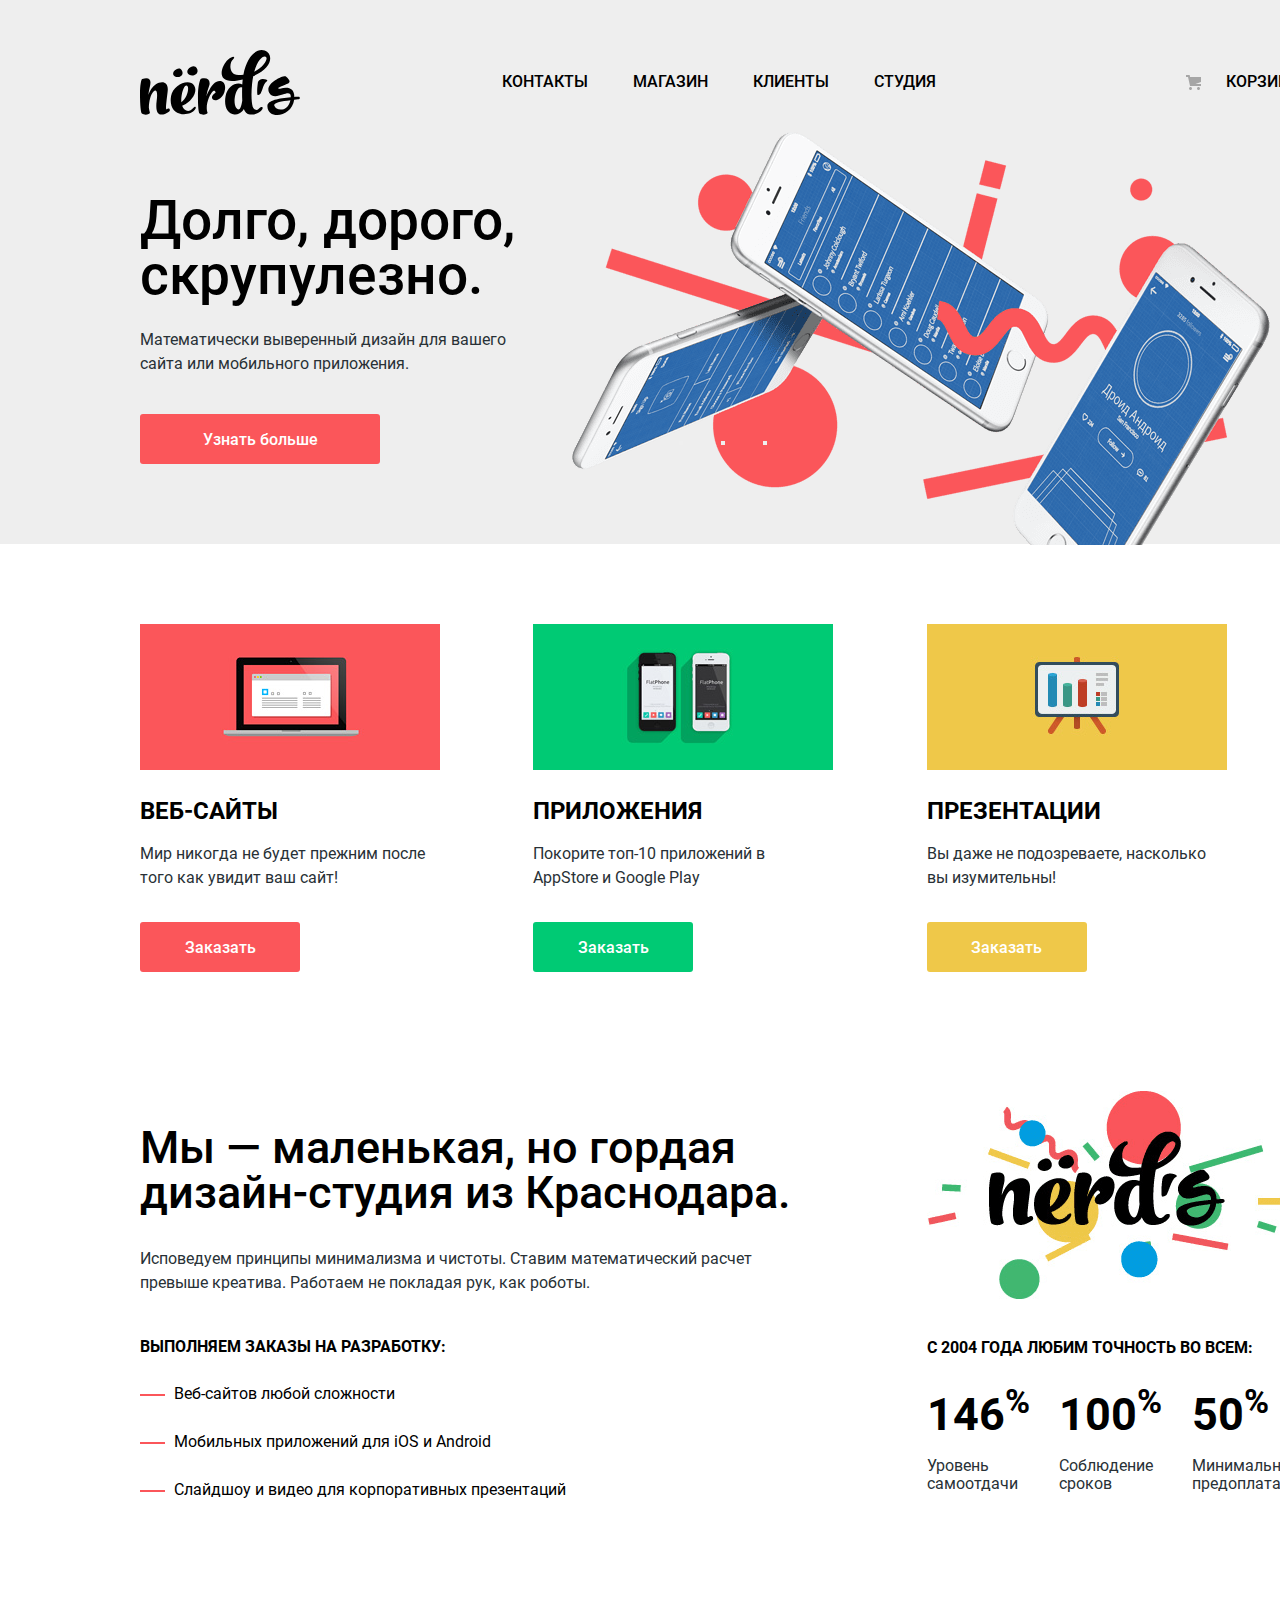
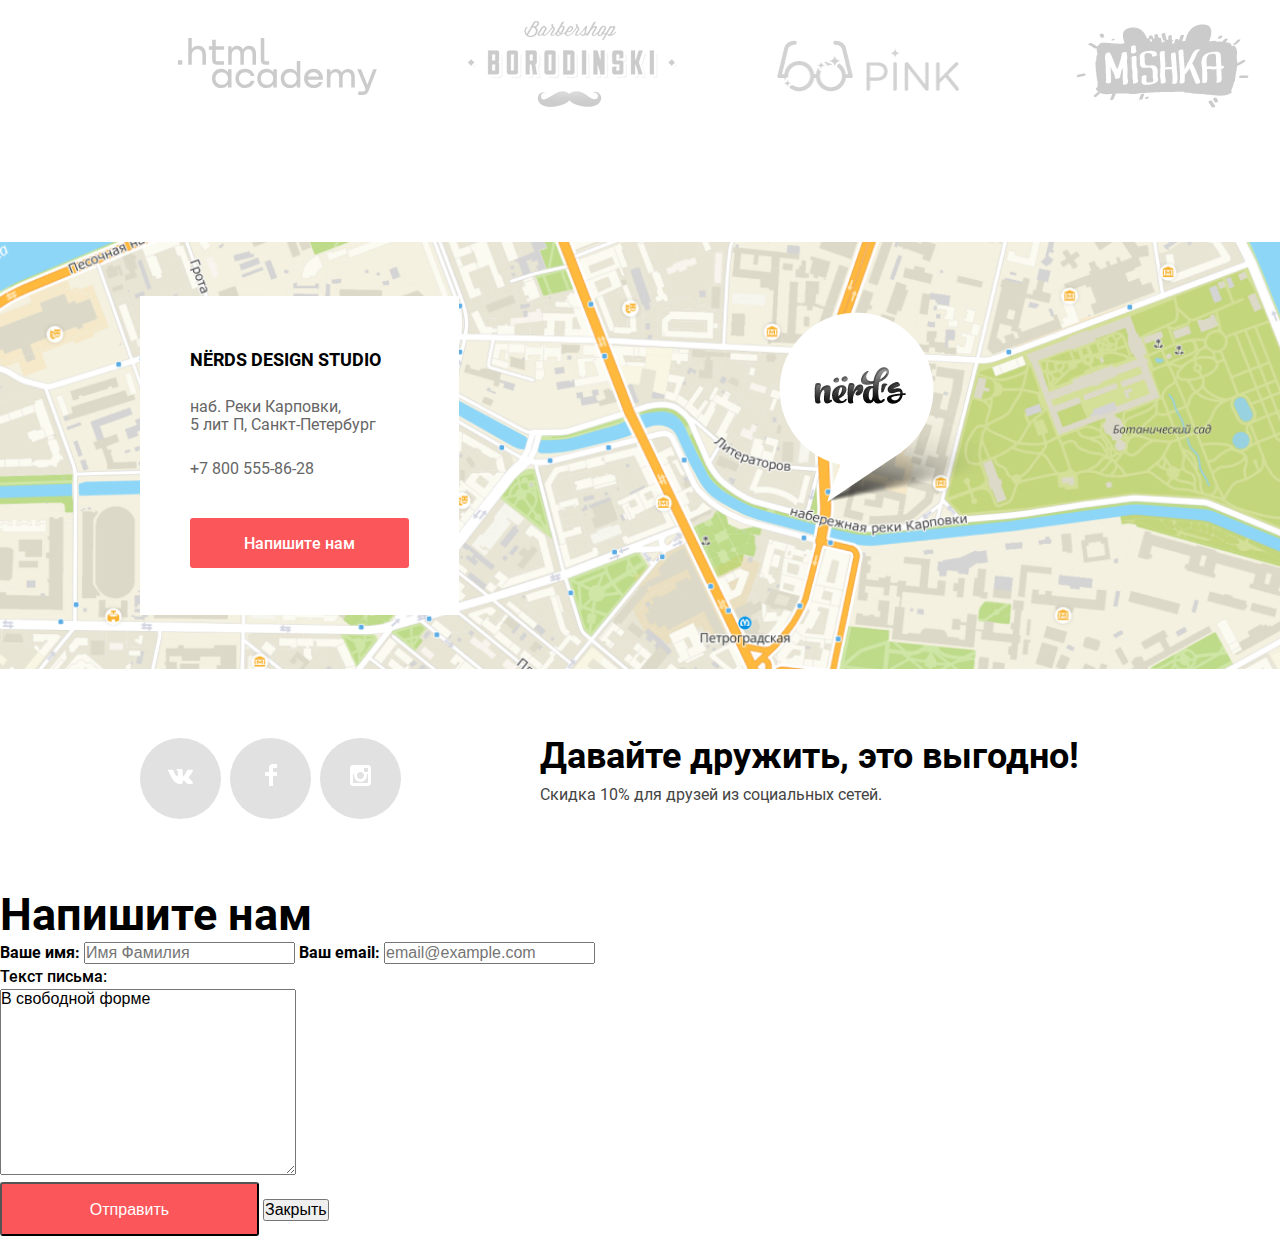
<file: index.html>
<!DOCTYPE html>
<html class="page" lang="ru">
  <head>
    <meta charset="utf-8">
    <title>HTML Academy: Нёрдс</title>
    <link rel="icon" href="favicon.ico">
    <link rel="icon" href="img/favicons/icon.svg" type="image/svg+xml">
    <link rel="apple-touch-icon" href="img/favicons/180.png">
    <link rel="manifest" href="manifest.webmanifest">
    <link href="https://fonts.googleapis.com/css2?family=Roboto:wght@400;500;700&display=swap" rel="stylesheet">
    <link rel="stylesheet" href="css/normolize.css">
    <link rel="stylesheet" href="css/style.css">
  </head>
  <body class="page-body">

    <header class="main-header">
      <div class="container">
        <nav class="main-navigation">
          <div class="main-logo-wrapper">
            <a class="main-logo">
              <img class="main-logo__image" src="img/nerds-logo.svg" width="160" height="65" alt="логотип студии Нёрдс">
            </a>
          </div>
          <ul class="site-navigation">
            <li class="site-navigation__item">
              <a class="site-navigation__link" href="blank.html">Контакты</a>
            </li>
            <li class="site-navigation__item">
              <a class="site-navigation__link" href="catalog.html">Магазин</a>
            </li>
            <li class="site-navigation__item">
              <a class="site-navigation__link" href="blank.html">Клиенты</a>
            </li>
            <li class="site-navigation__item">
              <a class="site-navigation__link" href="blank.html">Студия</a>
            </li>
          </ul>
          <div class="user-cart-link-wrapper">
            <a class="user-cart-link" href="#">Корзина</a>
          </div>
        </nav>
      </div>
    </header>

    <main class="main">
      <h1 class="hidden">Интернет магазин Нёрдс</h1>
      <section class="slider">
        <div class="container">
          <h2 class="hidden">Как мы работаем</h2>
          <div class="slider-inner">
          <div class="slide">
            <p class="slider__title">Долго, дорого, скрупулезно.</p>
            <p class="slider__description">Математически выверенный дизайн для вашего сайта или мобильного приложения.</p>
            <a class="button button__slider" href="#">Узнать больше</a>
            <div class="slider__img">
              <img src="img/nerds-index-slide1.png" width="760" height="431" alt="Три мобильных телефона хаотично расположенных в пространстве">
            </div>
          </div>
          <div class="slide none">
            <p class="slider__title">Любим математику как никто другой</p>
            <p class="slider__description">Никакого креатива, только математические формулы для расчета идеальных пропорций</p>
            <a class="button button__slider" href="#">Узнать больше</a>
            <div class="slider__img">
              <img src="img/nerds-index-slide2.png" width="760" height="431" alt="Два монитора, смотрящие в разные стороны">
           </div>
          </div>
          <div class="slide none">
            <p class="slider__title">Только ночь, только хардкор</p>
            <p class="slider__description">Работать днем, как все? Мы против этого. Ближе к полуночи работа только начинается.</p>
            <a class="button button__slider" href="#">Узнать больше</a>
            <div class="slider__img">
              <img src="img/nerds-index-slide3.png" width="760" height="431" alt="Монитор и телефон с изображением сайта">
            </div>
          </div>
          <div class="slider-nav-list-wrapper">
            <ul class="slider__nav-list nav-list">
              <li class="nav-list__item"><button class="nav-list__button"></button></li>
              <li class="nav-list__item"><button class="nav-list__button"></button></li>
              <li class="nav-list__item"><button class="nav-list__button"></button></li>
            </ul>
          </div>
          </div>
        </div>
      </section>

      <section class="services">
        <h2 class="hidden">Услуги</h2>
        <div class="container">
          <ul class="services__list">
            <li class="services__item">
              <h3 class="services__title">Веб-сайты</h3>
              <p class="services__description">Мир никогда не будет прежним после того как увидит ваш сайт!</p>
              <a class="button services__button button--premiere"  href="#">Заказать</a>
              <div class="services__img">
                <img src="img\illustration-1.png" width="300" height="146" alt="картинка ноутбука на котором открыт сайт">
              </div>
            </li>
            <li class="services__item">
              <h3 class="services__title">Приложения</h3>
              <p class="services__description">Покорите топ-10 приложений в AppStore и Google Play</p>
              <a class="button services__button button--secondary" href="#">Заказать</a>
              <div class="services__img">
                <img src="img\illustration-2.png" width="300" height="146" alt="картинка мобильного телефона с открытым приложением">
              </div>
            </li>
            <li class="services__item">
              <h3 class="services__title">Презентации</h3>
              <p class="services__description">Вы даже не подозреваете, насколько вы изумительны!</p>
              <a class="button services__button button--third" href="#">Заказать</a>
              <div class="services__img">
                <img src="img\illustration-3.png" width="300" height="146" alt="картинка с презинтацией">
              </div>
            </li>
          </ul>
        </div>
      </section>

      <section  class="description">
        <h2 class="hidden">О Компании</h2>
        <div class="container">
        <div class="description-inner-wrapper">
          <div class="col-1">
            <p class="description__title">Мы — маленькая, но гордая дизайн-студия из Краснодара.</p>
            <p class="description__text">Исповедуем принципы минимализма и чистоты. Ставим математический расчет превыше креатива. Работаем не покладая рук, как роботы.</p>

            <p class="description__list-text">Выполняем заказы на разработку:</p>
            <ul class="description__list">
              <li class="description__item">Веб-сайтов любой сложности</li>
              <li class="description__item">Мобильных приложений для iOS и Android</li>
              <li class="description__item">Слайдшоу и видео для корпоративных презентаций</li>
            </ul>
          </div>
          <div class="col-2">
            <div class="description__logo">
              <img src="img\nerds-illustration.png" width="360" height="208" alt="красочный логотип компании Нёрдс">
            </div>
            <p class="description__list-text">с 2004 года Любим точность во всем:</p>
           <dl class="description__items">
             <dt class="description__term a">146<sup>%</sup></dt>
                <dd class="description__definition b">Уровень самоотдачи</dd>
             <dt class="description__term c">100<sup>%</sup></dt>
                <dd class="description__definition d">Соблюдение сроков</dd>
             <dt class="description__term f">50<sup>%</sup></dt>
                <dd class="description__definition g">Минимальная предоплата</dd>
           </dl>
          </div>
        </div>
        </div>
      </section>

      <section class="clients">
        <h2 class="hidden">Наши клиенты</h2>
        <div class="container">
          <ul class="clients__list">
            <li class="clients__item">
              <a class="clients__link" href="#">
                <img src="img\logo_htmlacademy.svg" width="199" height="57" alt="логотип html academy">
              </a>
           </li>
            <li class="clients__item">
              <a class="clients__link" href="#">
                <img src="img\Borodinski-logo.png" width="209" height="90" alt="логотип барбершоп бородинский">
              </a>
            </li>
            <li class="clients__item">
              <a class="clients__link" href="#">
                <img src="img\Pink-logo.png" width="182" height="52" alt="логотип сайта пинк">
             </a>
            </li>
            <li class="clients__item">
             <a class="clients__link" href="#">
                <img src="img\Mishka-logo.png" width="173" height="84" alt="логотип сайта мишка">
              </a>
            </li>
          </ul>
        </div>
      </section>
      <section class="contacts">
        <div class="contacts-background-wrapper">
          <h2 class="hidden">Как до нас добраться</h2>
          <div class="container">
            <div class="contact-inner-wrapper">
              <article class="address-card">
                <h2 class="address-card__title">NЁRDS DESIGN STUDIO</h2>
                <p class="address-card__text">наб. Реки Карповки,<br> 5 лит П, Санкт-Петербург</p>
                <p><a class="address-card__link" href="tel:+78005558628">+7 800 555-86-28</a></p>
                <a class="button contacts__button" href="#">Напишите нам</a>
              </article>
              <img class="contacts__img" src="img\map-marker.png" width="231" height="190" alt="маркер на карте с указанием адреса студии Нёрдс">
            </div>
          </div>
        </div>
      </section>
    </main>
    <footer class="page-footer main-footer">
      <div class="container">
        <div class="main-footer__inner">
          <div class="main-footer__title-container">
            <h2 class="main-footer__title">Давайте дружить, это выгодно!</h2>
            <p class="main-footer__text">Скидка 10% для друзей из социальных сетей.</p>
          </div>
          <ul class="main-footer__list">
            <li class="main-footer__item">
              <div class="social__container">
                <a class="main-footer__link" href="#">
                  <img src="img\vk-icon.svg" width="26" height="15" alt="ссылка на вконтакте">
                </a>
              </div>
            </li>
            <li class="main-footer__item">
              <div class="social__container">
                <a class="main-footer__link" href="#">
                  <img src="img\fb-icon.svg" width="12" height="22" alt="ссылка на фейсбук">
                </a>
              </div>
            </li>
            <li class="main-footer__item">
              <div class="social__container">
                <a class="main-footer__link" href="#">
                  <img src="img\insta-icon.svg" width="21" height="21" alt="ссылка на инстаграмм">
                </a>
              </div>
            </li>
          </ul>
        </div>
      </div>
    </footer>
    <section class="modal">
      <h2 class="modal__title">Напишите нам</h2>
      <form class="modal__form" action="https://echo.htmlacademy.ru" method="post">
        <p>
          <label class="modal__label" for="login-field">Ваше имя:</label>
          <input type="text" name="login" id="login-field" placeholder="Имя Фамилия">
          <label class="modal__label" for="email-field">Ваш email:</label>
          <input type="email" name="email" id="email-field" placeholder="email@example.com ">
        </p>
        <p>
          <p>Текст письма:</p>
          <p><textarea name="text" id="" cols="30" rows="10">В свободной форме</textarea></p>
        </p>
        <button class="button modal__button" type="submit">Отправить</button>
        <button class="close-btn" type="button">Закрыть</button>
      </form>
    </section>
  </body>
</html>
</file>
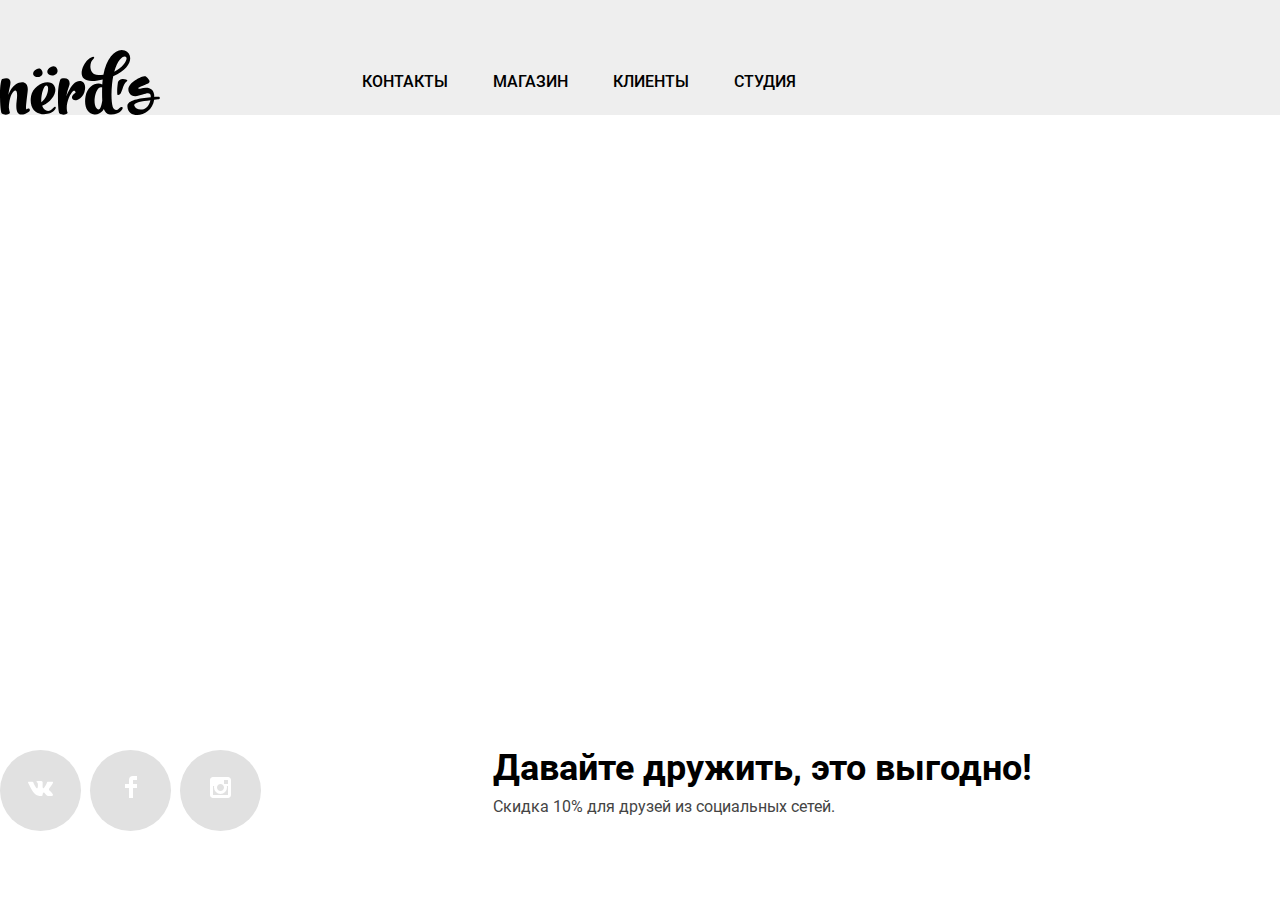
<file: blank.html>
<!DOCTYPE html>
<html class="page" lang="ru">
  <head>
    <meta charset="UTF-8" />
    <meta http-equiv="X-UA-Compatible" content="IE=edge" />
    <meta name="viewport" content="width=device-width, initial-scale=1.0" />
    <title>HTML Academy: Нёрдс</title>
    <link rel="icon" href="favicon.ico">
    <link rel="icon" href="img/favicons/icon.svg" type="image/svg+xml">
    <link rel="apple-touch-icon" href="img/favicons/180.png">
    <link rel="manifest" href="manifest.webmanifest">
    <link href="https://fonts.googleapis.com/css2?family=Roboto:wght@400;500;700&display=swap" rel="stylesheet">
    <link rel="stylesheet" href="css/normolize.css">
    <link rel="stylesheet" href="css/style.css">
  </head>
  <body class="page-body">
    <header class="main-header">
      <div class="main-navigation-wrapper">
        <nav class="main-navigation">
          <a class="main-logo">
            <img class="main-logo__image" src="img/nerds-logo.svg" width="160" height="65" alt="логотип студии Нёрдс">
          </a>
          <ul class="site-navigation">
            <li class="site-navigation__item">
              <a class="site-navigation__link" href="blank.html">Контакты</a>
            </li>
            <li class="site-navigation__item">
              <a class="site-navigation__link" href="catalog.html">Магазин</a>
            </li>
            <li class="site-navigation__item">
              <a class="site-navigation__link" href="blank.html">Клиенты</a>
            </li>
            <li class="site-navigation__item">
              <a class="site-navigation__link" href="blank.html">Студия</a>
            </li>
          </ul>
          <a class="user-cart-link" href="#">Корзина</a>
        </nav>
      </div>
    </header>
    <main>
      
    </main>
    <footer class="page-footer main-footer">
      <div class="main-footer__wrapper">
        <div class="main-footer__inner">
          <div class="main-footer__title-container">
            <h2 class="main-footer__title">Давайте дружить, это выгодно!</h2>
            <p class="main-footer__text">Скидка 10% для друзей из социальных сетей.</p>
          </div>
          <ul class="main-footer__list">
            <li class="main-footer__item">
              <div class="social__container">
                <a class="main-footer__link" href="#">
                  <img src="img\vk-icon.svg" width="26" height="15" alt="ссылка на вконтакте">
                </a>
              </div>
            </li>
            <li class="main-footer__item">
              <div class="social__container">
                <a class="main-footer__link" href="#">
                  <img src="img\fb-icon.svg" width="12" height="22" alt="ссылка на фейсбук">
                </a>
              </div>
            </li>
            <li class="main-footer__item">
              <div class="social__container">
                <a class="main-footer__link" href="#">
                  <img src="img\insta-icon.svg" width="21" height="21" alt="ссылка на инстаграмм">
                </a>
              </div>
            </li>
          </ul>
        </div>
      </div>
    </footer>
  </body>
</html>
</file>
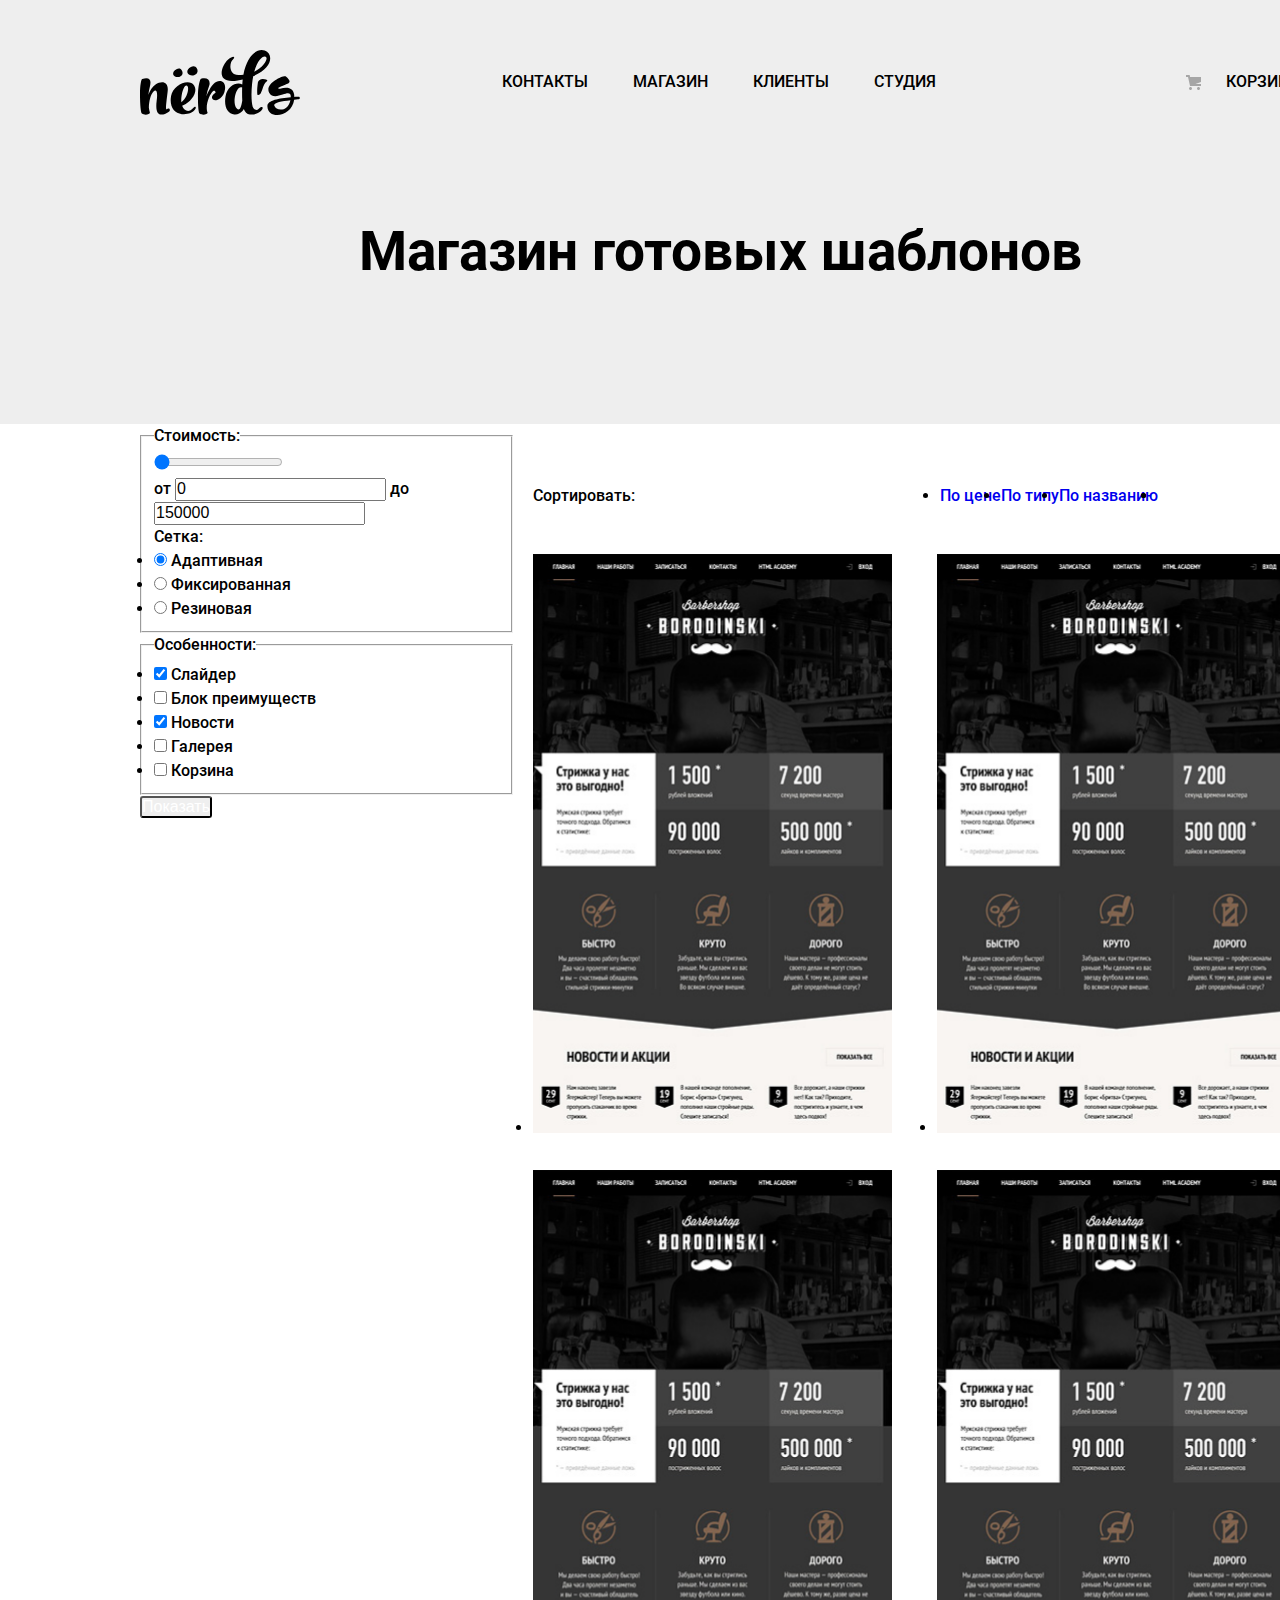
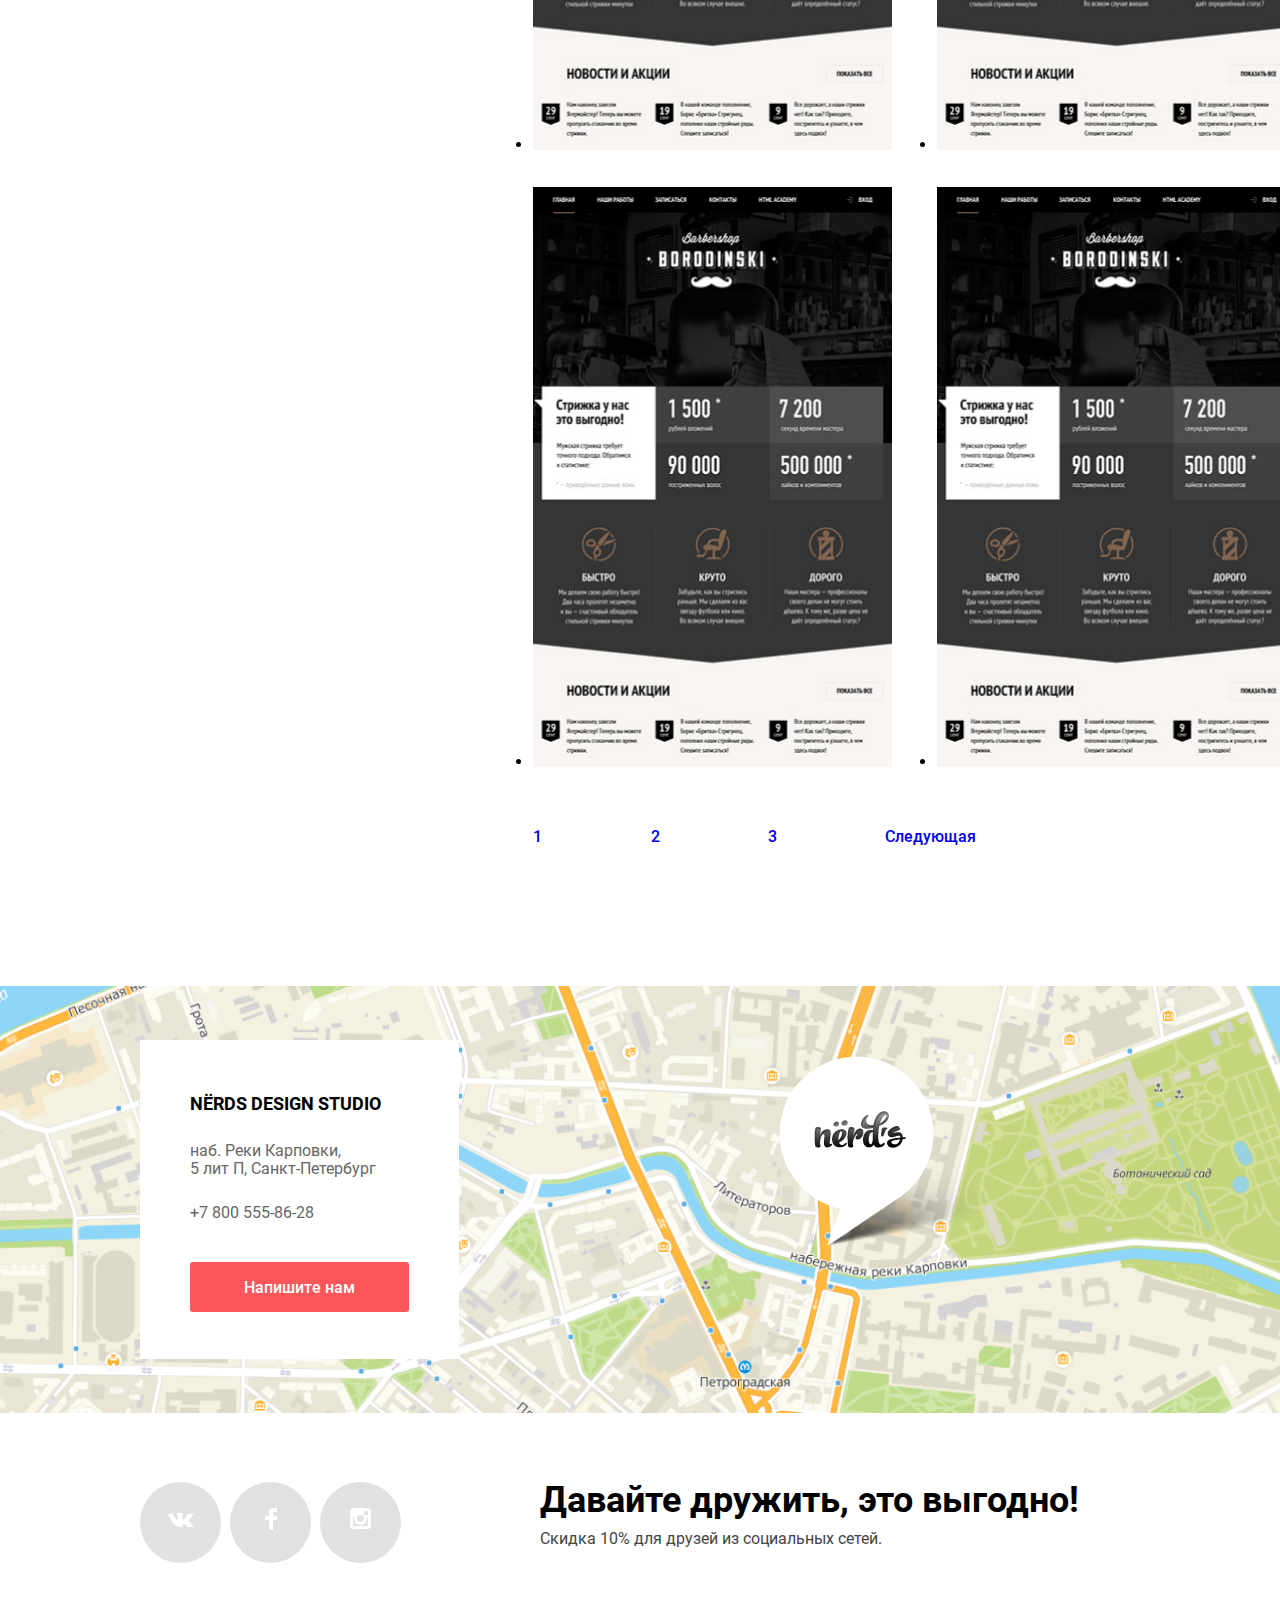
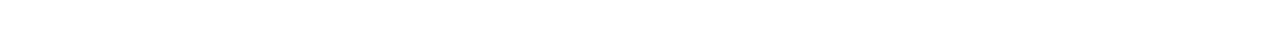
<file: catalog.html>
<!DOCTYPE html>
<html class="page" lang="ru">
<head>
  <meta charset="utf-8">
    <title>HTML Academy: Нёрдс</title>
    <link rel="icon" href="favicon.ico">
    <link rel="icon" href="img/favicons/icon.svg" type="image/svg+xml">
    <link rel="apple-touch-icon" href="img/favicons/180.png">
    <link rel="manifest" href="manifest.webmanifest">
    <link href="https://fonts.googleapis.com/css2?family=Roboto:wght@400;500;700&display=swap" rel="stylesheet">
    <link rel="stylesheet" href="css/normolize.css">
    <link rel="stylesheet" href="css/style.css">
</head>
<body class="page-body">
  <header class="main-header">
    <div class="container">
      <nav class="main-navigation">
        <div class="main-logo-wrapper">
          <a href="index.html" class="main-logo">
            <img class="main-logo__image" src="img/nerds-logo.svg" width="160" height="65" alt="логотип студии Нёрдс">
          </a>
        </div>
        <ul class="site-navigation">
          <li class="site-navigation__item">
            <a class="site-navigation__link" href="blank.html">Контакты</a>
          </li>
          <li class="site-navigation__item">
            <a class="site-navigation__link">Магазин</a>
          </li>
          <li class="site-navigation__item">
            <a class="site-navigation__link" href="blank.html">Клиенты</a>
          </li>
          <li class="site-navigation__item">
            <a class="site-navigation__link" href="blank.html">Студия</a>
          </li>
        </ul>
        <div class="user-cart-link-wrapper">
          <a class="user-cart-link" href="#">Корзина</a>
        </div>
      </nav>
    </div>
  </header>
  <main>
    <div class="catalog-main-title">
      <div class="container">
        <div class="catalog-title-inner">
          <h1 class="title">Магазин готовых шаблонов</h1>
        </div>
      </div>
    </div>
    <div class="container">
      <div class="inner-page">
        <section class="filters">
          <h2 class="hidden">Фильтр товаров</h2>
          <form class="filters__form" action="https://echo.htmlacademy.ru" method="post">
            <fieldset>
              <legend class="form__title">Стоимость:</legend>
              <input type="range" name="preslider" min="0" max="15000" step="1" value="50">
              <div class="container-input-text">
                <label class="form__label">от
                  <input type="text" value="0">
                </label>
                <label class="form__label">до
                  <input type="text" value="150000">
                </label>
              </div>
              <legend class="form__title">Сетка:</legend>
                <ul>
                  <li class="filter-option filter-radio">
                    <input class="filter-input-radio filter-input"  type="radio" name="layer" id="adaptive-field" value="adaptive" checked>
                  <label class="radio-label" for="adaptive-field">Адаптивная</label>
                </li>
                  <li class="filter-option filter-radio">
                    <input class="filter-input-radio filter-input"  type="radio" name="layer" id="fixing-field" value="fixing">
                    <label class="radio-label" for="fixing-field">Фиксированная</label>
                  </li>
                  <li class="filter-option filter-radio">
                    <input class="filter-input-radio filter-input"  type="radio" name="layer" id="responsive-field" value="responsive">
                    <label class="radio-label" for="responsive-field">Резиновая</label>
                  </li>
                </ul>
            </fieldset>
            <fieldset>
              <legend class="form__title">Особенности:</legend>
              <ul>
                <li class="filter-option filter-checkbox">
                  <input class="filter-input-checkbox filter-input" type="checkbox" name="slider" id="slider-field" checked>
                  <label class="chekbox-label" for="slider-field">Слайдер</label>
                </li>
                <li class="filter-option filter-checkbox">
                  <input class="filter-input-checkbox filter-input" type="checkbox" name="advantage" id="advantage-field">
                  <label class="chekbox-label" for="advantage-field">Блок преимуществ</label>
                </li>
                <li class="filter-option filter-checkbox">
                  <input class="filter-input-checkbox filter-input" type="checkbox" name="news" id="news-field" checked>
                  <label class="chekbox-label" for="news-field">Новости</label>
                </li>
                <li class="filter-option filter-checkbox">
                  <input class="filter-input-checkbox filter-input" type="checkbox" name="galary" id="galary-field">
                  <label class="chekbox-label" for="galary-field">Галерея</label>
                </li>
                <li class="filter-option filter-checkbox">
                  <input class="filter-input-checkbox filter-input" type="checkbox" name="basket" id="basket-field">
                  <label class="chekbox-label" for="basket-field">Корзина</label>
                </li>
              </ul>
            </fieldset>
            <button class="filter-button button" type="submit">Показать</button>
          </form>
        </section>

        <section class="sorts">
          <h2 class="hidden">Секция сортировки</h2>
          <div class="sorts__inner">
            <p class="sorts__text">Сортировать:</p>
            <ul class="sorts__list">
              <li class="sorts__item"><a class="sorts__link" href="#">По цене</a></li>
              <li class="sorts__item"><a class="sorts__link" href="#">По типу</a></li>
              <li class="sorts__item"><a class="sorts__link" href="#">По названию</a></li>
              <li class="sorts__item"><a class="sorts__link" href="#"></a></li>
             <li class="sorts__item"><a class="sorts__link" href="#"></a></li>
            </ul>
          </div>
        </section>
        <section class="cards">
          <h2 class="hidden">Макеты на продажу</h2>
          <ul class="cards__list">
            <li class="cards__item">
              <article class="card card--sedona">
                <!-- <header class="card__header">
                  <ul class="header__list">
                    <li class="header__item">
                      <div class="item__circle"></div>
                    </li>
                    <li class="header__item">
                      <div class="item__circle"></div>
                    </li>
                    <li class="header__item">
                      <div class="item__circle"></div>
                    </li>
                  </ul>
                </header> -->
                <div class="card__image">
                  <img src="img/img-barbershop.png" width="359px" height="578px" alt="">
                </div>
                <!-- <div class="card__footer">
                  <h3 class="card__title"><a class="card__link">Sedona</a></h3>
                  <p class="card__description">Информационный сайт для туристов</p>
                  <a class="button card__button" href="#">9 900 ₽</a>
                </div> -->
              </article>
            </li>
            <li class="cards__item">
              <article class="card card--pink">
                <div class="card__image">
                  <img src="img/img-barbershop.png" width="359px" height="578px" alt="">
                </div>
                <!-- <header class="card__header">
                  <ul class="header__list">
                    <li class="header__item">
                      <div class="item__circle"></div>
                    </li>
                    <li class="header__item">
                      <div class="item__circle"></div>
                    </li>
                    <li class="header__item">
                      <div class="item__circle"></div>
                    </li>
                  </ul>
                </header>
                <div class="card__footer">
                  <h3 class="card__title"><a class="card__link">Pink App</a></h3>
                  <p class="card__description">Продуктовый лендинг приложения для iOS и Android</p>
                  <a class="button card__button" href="#">9 900 ₽</a>
                </div> -->
              </article>
            </li>
            <li class="cards__item">
              <article class="card card--barbershop">
                <div class="card__image">
                  <img src="img/img-barbershop.png" width="359px" height="578px" alt="">
                </div>
                <!-- <header class="card__header">
                  <ul class="header__list">
                    <li class="header__item">
                      <div class="item__circle"></div>
                    </li>
                    <li class="header__item">
                      <div class="item__circle"></div>
                    </li>
                    <li class="header__item">
                      <div class="item__circle"></div>
                    </li>
                  </ul>
                </header>
                <div class="card__footer">
                  <h3 class="card__title"><a class="card__link">Barbershop</a></h3>
                  <p class="card__description">Сайт салона красоты. Для мужчин, да.</p>
                  <a class="button card__button" href="#">9 900 ₽</a>
                </div> -->
              </article>
            </li>
            <li class="cards__item">
              <article class="card card--mishka">
                <div class="card__image">
                  <img src="img/img-barbershop.png" width="359px" height="578px" alt="">
                </div>
                <!-- <header class="card__header">
                  <ul class="header__list">
                    <li class="header__item">
                      <div class="item__circle"></div>
                    </li>
                    <li class="header__item">
                      <div class="item__circle"></div>
                    </li>
                    <li class="header__item">
                      <div class="item__circle"></div>
                    </li>
                  </ul>
                </header>
                <div class="card__footer">
                  <h3 class="card__title"><a class="card__link">MISHKA</a></h3>
                  <p class="card__description">Интернет-магазин вязаных игрушек</p>
                  <a class="button card__button" href="#">9 900 ₽</a>
                </div> -->
              </article>
            </li>
            <li class="cards__item">
              <article class="card card--plus">
                <div class="card__image">
                  <img src="img/img-barbershop.png" width="359px" height="578px" alt="">
                </div>
                <!-- <header class="card__header">
                  <ul class="header__list">
                    <li class="header__item">
                      <div class="item__circle"></div>
                    </li>
                    <li class="header__item">
                      <div class="item__circle"></div>
                    </li>
                    <li class="header__item">
                      <div class="item__circle"></div>
                    </li>
                  </ul>
                </header>
                <div class="card__footer">
                  <h3 class="card__title"><a class="card__link">A Plus</a></h3>
                  <p class="card__description">Лендинг курсов повышения квалификации</p>
                  <a class="button card__button" href="#">9 900 ₽</a>
                </div> -->
              </article>
            </li>
            <li class="cards__item">
              <article class="card card--kvast">
                <div class="card__image">
                  <img src="img/img-barbershop.png" width="359px" height="578px" alt="">
                </div>
                <!-- <header class="card__header">
                  <ul class="header__list">
                    <li class="header__item">
                      <div class="item__circle"></div>
                    </li>
                    <li class="header__item">
                      <div class="item__circle"></div>
                    </li>
                    <li class="header__item">
                      <div class="item__circle"></div>
                    </li>
                  </ul>
                </header>
                <div class="card__footer">
                  <h3 class="card__title"><a class="card__link">КВАСТ</a></h3>
                  <p class="card__description">Промо-сайт производителя крафтового кваса</p>
                  <a class="button card__button" href="#">9 900 ₽</a>
                </div> -->
              </article>
            </li>
          </ul>
          <div class="button cards__button">
            <ul class="button__list">
              <li class="button__item"><a class="button__link" href="#">1</a></li>
              <li class="button__item"><a class="button__link" href="#">2</a></li>
              <li class="button__item"><a class="button__link" href="#">3</a></li>
              <li class="button__item"><a class="button__link" href="#">Следующая</a></li>
            </ul>
          </div>
        </section>
      </div>
    </div>
    <section class="contacts">
      <div class="contacts-background-wrapper">
        <h2 class="hidden">Как до нас добраться</h2>
        <div class="container">
          <div class="contact-inner-wrapper">
            <article class="address-card">
              <h2 class="address-card__title">NЁRDS DESIGN STUDIO</h2>
              <p class="address-card__text">наб. Реки Карповки,<br> 5 лит П, Санкт-Петербург</p>
              <p><a class="address-card__link" href="tel:+78005558628">+7 800 555-86-28</a></p>
              <a class="button contacts__button" href="#">Напишите нам</a>
            </article>
            <img class="contacts__img" src="img\map-marker.png" width="231" height="190" alt="маркер на карте с указанием адреса студии Нёрдс">
          </div>
        </div>
      </div>
    </section>
    </main>

    <footer class="page-footer main-footer">
    <div class="container">
      <div class="main-footer__inner">
        <div class="main-footer__title-container">
          <h2 class="main-footer__title">Давайте дружить, это выгодно!</h2>
          <p class="main-footer__text">Скидка 10% для друзей из социальных сетей.</p>
        </div>
        <ul class="main-footer__list">
          <li class="main-footer__item">
            <div class="social__container">
              <a class="main-footer__link" href="#">
                <img src="img\vk-icon.svg" width="26" height="15" alt="ссылка на вконтакте">
              </a>
            </div>
          </li>
          <li class="main-footer__item">
            <div class="social__container">
              <a class="main-footer__link" href="#">
                <img src="img\fb-icon.svg" width="12" height="22" alt="ссылка на фейсбук">
              </a>
            </div>
          </li>
          <li class="main-footer__item">
            <div class="social__container">
              <a class="main-footer__link" href="#">
                <img src="img\insta-icon.svg" width="21" height="21" alt="ссылка на инстаграмм">
              </a>
            </div>
          </li>
        </ul>
      </div>
    </div>
  </footer>
</body>
</html>
</file>
<file: css/style.css>
@font-face {
  font-family: Roboto;
  src: url('../fonts/roboto.woff2') format('woff2'),
    url('../fonts/roboto.woff') format('woff');
  font-weight: 400;
  font-style: normal;
}

@font-face {
  font-family: Roboto;
  src: url('../fonts/robotomedium.woff2') format('woff2'),
    url('../fonts/robotomedium.woff') format('woff');
  font-weight: 500;
  font-style: normal;
}

@font-face {
  font-family: Roboto;
  src: url('../fonts/robotobold.woff2') format('woff2'),
    url('../fonts/robotobold.woff') format('woff');
  font-weight: 700;
  font-style: normal;
}

:root {
  --basic-black: #000;
  --basic-white: #fff;
  --basic-gray: #eee;
  --basic-red: #fb565a;
  --basic-red-hover: #e74246;
  --basic-red-active: #d7373b;
  --basic-green: #00ca74;
  --basic-green-hover: #00bc6c;
  --basic-green-active: #00aa62;
  --basic-yellow: #efc849;
  --basic-yellow-hover: #eab534;
  --basic-yellow-active: #e5a722;
  --basic-dark: #283136;
  --basic-check-box: #4d4d4d;
  --address-special: #666;
  --footer-special-gray: #444;
  --background-social-icon: #e1e1e1;
}

* {
  margin: 0;
  padding: 0;
}

.page {
  height: 100%;
}

.page-body {
  min-width: 1440px;
  margin: 0;
  padding: 0;
  font-family: Roboto, Arial, sans-serif;
  font-weight: 500;
  font-size: 16px;
  line-height: 24px;
  color: var(--basic-black);
  background-color: var(--basic-white);

  min-height: 100%;
  display: grid;
  grid-template-rows: min-content 1fr min-content;
  align-content: start;
}

.hidden {
  position: absolute;
  width: 1px;
  height: 1px;
  margin: -1px;
  border: 0;
  padding: 0;
  white-space: nowrap;
  clip-path: inset(100%);
  clip: rect(0 0 0 0);
  overflow: hidden;
}

a {
  text-decoration: none;
}

img {
  max-width: 100%;
  height: auto;
}

/* удалить после того как сделаешь слайдер */
.none {
  display: none;
}

.main-header {
  background: var(--basic-gray);
  padding-top: 49px;
}

.container {
  max-width: 1160px;
  padding: 0 10px;
  margin: 0 auto;
}

.main-navigation {
  display: grid;
  grid-template-columns: 362px 1fr max-content;
  justify-content: center;
}

.main-logo:hover {
  opacity: 0.7;
}

.main-logo-wrapper {
  align-self: center;
}

.main-logo:active {
  opacity: 0.3;
}

.main-logo__image {
  display: block;
  width: 160px;
  height: 66px;
}

.site-navigation {
  display: flex;
  align-self: center;
}

.site-navigation__item {
  margin-right: 45px;

  list-style: none;
}

.site-navigation__item:last-child {
  margin-right: 0;
}

.site-navigation__link {
  padding-bottom: 13px;
  line-height: 30px;
  color: inherit;
  text-transform: uppercase;
}

.site-navigation__link:hover {
  color: var(--basic-red);
  transition: color .2s ease-in;
}

.site-navigation__link:active {
  color: var(--basic-black);
  opacity: .3;
}

.site-navigation__link--active {
  border-bottom: 2px solid var(--basic-red);
}

.user-cart-link-wrapper {
  align-self: center;
}

.user-cart-link {
  text-decoration: none;
  color: inherit;
  position: relative;
  text-transform: uppercase;
  line-height: 30px;
}

.user-cart-link:hover {
  color: var(--basic-red);
  transition: color .2s ease-in;
}

.user-cart-link:active {
  color: var(--basic-black);
  opacity: .3;
}

.user-cart-link::before {
  content: '';
  background-image: url('../img/cart-icon.svg');
  width: 15px;
  height: 15px;
  display: inline-block;
  margin-right: 25px;
  vertical-align: middle;
}

.slider {
  background: var(--basic-gray);
}

.slider-inner {
  position: relative;
}

.slide {
  position: relative;
  width: 1158px;
  padding-top: 78px;
  padding-bottom: 80px;
}

.slider__title {
  width: 538px;
  margin-bottom: 25px;
  font-size: 55px;
  line-height: 55px;
}

.slider__description {
  width: 400px;
  margin-bottom: 38px;
  font-weight: 400;
  line-height: 24px;
  color: var(--basic-dark);
}

.button {
  line-height: 18px;
  color: var(--basic-white);
  border-radius: 3px;
  text-align: center;
}

.button__slider {
  width: 240px;
  display: block;
  padding: 17px 0px 15px 0px;
  background-color: var(--basic-red);
}

.button:hover {
  background-color: var(--basic-red-hover);
  transition: background-color .2s ease-in;
}

.button:active {
  background-color: var(--basic-red-active);
  box-shadow: inset 0px 3px 0px rgb(0 1 1 / 10%);
  transition: all .2s ease-in;
}

.slider__img {
  position: absolute;
  margin-top: -1px;
  top: 0;
  right: 0;
}

.slider-nav-list-wrapper {
  position: absolute;
  top: 311px;
  right: 533px;
  width: 88px;
}

.slider__nav-list {

}

.nav-list {
  display: flex;
  justify-content: space-between;
}

.nav-list__item {
  list-style: none;
}

.nav-list__button {

}

.services {
  padding: 80px 0;
  background: var(--basic-white);
}

.services__list {
  display: grid;
  grid-template-columns: 1fr 1fr 1fr;
  column-gap: 20px;
}

.services__item {
  max-width: 300px;
  list-style: none;
  display: flex;
  flex-direction: column;
}

.services__title {
  margin-bottom: 16px;
  font-weight: 700;
  font-size: 24px;
  line-height: 30px;
  text-transform: uppercase;
  order: 5;
}

.services__description {
  margin-bottom: 32px;
  order: 10;
  font-weight: 400;
  color: var(--basic-dark);
}

.services__img {
  max-width: 300px;
  height: 146px;
  margin-bottom: 26px;
}

.services__button {
 width: 160px;
 padding: 17px 0 15px 0;
  order: 15;
}
.button--premiere {
  background-color: var(--basic-red);
}

.button--premiere:hover {
  background-color: var(--basic-red-hover);
  transition:  background-color .2s ease-in;
}

.button--premiere:active {
  background-color: var(--basic-red-active);
  box-shadow: inset 0px 3px 0px rgba(0, 1, 1, 0.1);
  transition:  all .2s ease-in;
}

.button--secondary {
  background-color: var(--basic-green);
}

.button--secondary:hover {
  background-color: var(--basic-green-hover);
  transition:  background-color .2s ease-in;
}

.button--secondary:active {
  background-color: var(--basic-green-active);
  box-shadow: inset 0px 3px 0px rgba(0, 1, 1, 0.1);
  transition:  all .2s ease-in;
}

.button--third {
  background-color: var(--basic-yellow);
}

.button--third:hover {
  background-color: var(--basic-yellow-hover);
  transition:  background-color .2s ease-in;
}

.button--third:active {
  background-color: var(--basic-yellow-active);
  box-shadow: inset 0px 3px 0px rgba(0, 1, 1, 0.1);
  transition:  all .2s ease-in;
}

.description {
  padding-top: 39px;
  padding-bottom: 73px;
  background-color: var(--basic-white);
}

.description-inner-wrapper {
  display: grid;
  grid-template-columns: 1fr 1fr 1fr;
  column-gap: 20px;
}

.col-1 {
  grid-column: 1 / 3;
  width: 651px;
  justify-self: start;
  padding-top: 34px;
}

.description__title {
  font-size: 45px;
  line-height: 45px;
  margin-bottom: 32px;
}

.description__text {
  margin-bottom: 40px;
  font-weight: 400;
  color: var(--basic-dark);
}

.description__list-text {
  margin-bottom: 23px;
  font-weight: 700;
  text-transform: uppercase;
}

.description__list {
  width: 433px;
  height: 120px;
  display: flex;
  flex-direction: column;
  justify-content: space-between;
}

.description__item {
  list-style-type: none;
  font-weight: 400;
}

.description__item::before {
  content: '';
  display: inline-block;
  width: 25px;
  height: 2px;
  margin-right: 9px;
  background-color: var(--basic-red);
  vertical-align: middle;
}

.col-2 {
  justify-self: end;
}

.description__logo {
  width: 360px;
  height: 208px;
  margin-bottom: 37px;
}

.description__logo img {
  display: block;
}

.description__items {
  display: grid;
  grid-template-columns: repeat(3, 1fr);
  column-gap: 25px;
}

.description dt {
  grid-row: 1 / 2;
}

.description__term {
  margin-bottom: 10px;
  font-weight: 700;
  font-size: 45px;
  line-height: 64px;
}

.description__definition {
  font-weight: 400;
  line-height: 18px;
  color: var(--basic-dark);
}

.clients {
  padding-top: 46px;
  padding-bottom: 44px;
  background-color: var(--basic-white);
}

.clients__list {
  display: grid;
  gap: 20px;
  grid-template-columns: repeat(4, 1fr);
}

.clients__item {
  justify-self: center;
  align-self: center;
  list-style: none;
}

.clients__link {
  opacity: .2;
}

.clients__link:hover {
  opacity: 1;
  transition: opacity .2s ease-in;
}

.clients__link:active {
  opacity: .1;
  transition: opacity .2s ease-in;
}

.contacts {
  padding-top: 80px;
  background-color: var(--basic-white);
}
.contacts-background-wrapper {
  padding: 54px 0;
  background-image: url('../img/map.png');
  background-size: cover;
}

.contact-inner-wrapper {
  position: relative;
}

.address-card {
  top: 54px;
  left: 140px;
  width: 219px;
  padding: 49px 50px 47px 50px;
  background-color: var(--basic-white);
}


.address-card__title {
  font-weight: 700;
  font-size: 18px;
  line-height: 30px;
  text-transform: uppercase;
  margin-bottom: 23px;
}

.address-card__text {
  font-weight: 400;
  line-height: 18px;
  color: var(--address-special);
  margin-bottom: 23px;
}

.address-card__link {
  font-weight: 400;
  line-height: 18px;
  color: var(--address-special);
}

.contacts__button {
  display: block;
  width: 219px;
  padding: 17px 0 15px 0;
  background-color: var(--basic-red);
  margin-top: 37px;
  text-align: center;
}

.contacts__img {
  position: absolute;
  top: 16px;
  right: 290px;
}

.page-footer {
  padding: 69px 0;
  background-color: var(--basic-white);
}

.main-footer__inner {
  display: grid;
  grid-template-columns: 1fr 2fr;
  column-gap: 20px;
}

.main-footer__title-container {
  max-width: 660px;
  order: 10;
}

.main-footer__title {
  margin-bottom: 10px;
  font-weight: 700;
  font-size: 36px;
  line-height: 36px;
}

.main-footer__text {
  font-weight: 400;
  line-height: 22px;
  color: var(--footer-special-gray);
}

.main-footer__list {
  display: flex;
  width: 261px;
  justify-content: space-between;
}

.main-footer__item {
  list-style: none;
}

.social__container {
  display: flex;
  justify-content: center;
  align-items: center;
  width: 81px;
  height: 81px;
  background: var(--background-social-icon);
  border-radius: 50%;
}

.main-footer__link {
  display: block;
  margin: auto;
}

.modal {
}

.modal__title {
  font-weight: 700;
  font-size: 45px;
  line-height: 53px;
}

.modal__form {
}

.modal__label {
  font-weight: 700;
  line-height: 18px;
}

.modal__button {
  width: 259px;
  padding-top: 17px;
  padding-bottom: 15px;
  background-color: var(--basic-red);
}

.close-btn {
}

.inner-page {
  display: grid;
  grid-template-columns: 1fr 1fr 1fr;
  grid-template-rows: min-content 1fr 1fr 1fr;
  column-gap: 20px;
  grid-template-areas:  'filters sorts sorts'
                        'filters cards cards'
                        'filters cards cards'
                        '. cards cards'
                        '. cards cards';
}

.catalog-main-title {
  padding-top: 72px;
  padding-bottom: 108px;
  text-align: center;

  background-color: var(--basic-gray);
}

.title {
  font-size: 55px;
  line-height: 55px;
}

.filters {
  grid-area: filters;
}

.sorts {
  grid-area: sorts;
}

.sorts__inner {
  display: flex;
  justify-content: space-between;
  padding-top: 60px;
  padding-bottom: 46px;
}

.sorts__list {
  width: 360px;
  display: flex;
  flex-wrap: wrap;

}

.cards {
  grid-area: cards;
}

.cards__list {
  display: grid;
  column-gap: 40px;
  row-gap: 30px;
  grid-template-columns: 1fr 1fr;
}

.cards__button {
  width: 443px;
}

.button__list {
  display: flex;
  justify-content: space-between;
  flex-wrap: wrap;
  padding-top: 54px;
  padding-bottom: 60px;
}
.button__item {
}
.button__link {
}
</file>
<file: css/normolize.css>
/*! normalize.css v7.0.0 | MIT License | github.com/necolas/normalize.css */

/* Document
   ========================================================================== */

/**
 * 1. Correct the line height in all browsers.
 * 2. Prevent adjustments of font size after orientation changes in
 *  IE on Windows Phone and in iOS.
 */

 html {
  line-height: 1.15; /* 1 */
  -ms-text-size-adjust: 100%; /* 2 */
  -webkit-text-size-adjust: 100%; /* 2 */
}

/* Sections
   ========================================================================== */

/**
 * Remove the margin in all browsers (opinionated).
 */

body {
  margin: 0;
}

/**
 * Add the correct display in IE 9-.
 */

article,
aside,
footer,
header,
nav,
section {
  display: block;
}

/**
 * Correct the font size and margin on `h1` elements within `section` and
 * `article` contexts in Chrome, Firefox, and Safari.
 */

h1 {
  font-size: 2em;
  margin: 0.67em 0;
}

/* Grouping content
   ========================================================================== */

/**
 * Add the correct display in IE 9-.
 * 1. Add the correct display in IE.
 */

figcaption,
figure,
main { /* 1 */
  display: block;
}

/**
 * Add the correct margin in IE 8.
 */

figure {
  margin: 1em 40px;
}

/**
 * 1. Add the correct box sizing in Firefox.
 * 2. Show the overflow in Edge and IE.
 */

hr {
  box-sizing: content-box; /* 1 */
  height: 0; /* 1 */
  overflow: visible; /* 2 */
}

/**
 * 1. Correct the inheritance and scaling of font size in all browsers.
 * 2. Correct the odd `em` font sizing in all browsers.
 */

pre {
  font-family: monospace, monospace; /* 1 */
  font-size: 1em; /* 2 */
}

/* Text-level semantics
   ========================================================================== */

/**
 * 1. Remove the gray background on active links in IE 10.
 * 2. Remove gaps in links underline in iOS 8+ and Safari 8+.
 */

a {
  background-color: transparent; /* 1 */
  -webkit-text-decoration-skip: objects; /* 2 */
}

/**
 * 1. Remove the bottom border in Chrome 57- and Firefox 39-.
 * 2. Add the correct text decoration in Chrome, Edge, IE, Opera, and Safari.
 */

abbr[title] {
  border-bottom: none; /* 1 */
  text-decoration: underline; /* 2 */
  text-decoration: underline dotted; /* 2 */
}

/**
 * Prevent the duplicate application of `bolder` by the next rule in Safari 6.
 */

b,
strong {
  font-weight: inherit;
}

/**
 * Add the correct font weight in Chrome, Edge, and Safari.
 */

b,
strong {
  font-weight: bolder;
}

/**
 * 1. Correct the inheritance and scaling of font size in all browsers.
 * 2. Correct the odd `em` font sizing in all browsers.
 */

code,
kbd,
samp {
  font-family: monospace, monospace; /* 1 */
  font-size: 1em; /* 2 */
}

/**
 * Add the correct font style in Android 4.3-.
 */

dfn {
  font-style: italic;
}

/**
 * Add the correct background and color in IE 9-.
 */

mark {
  background-color: #ff0;
  color: #000;
}

/**
 * Add the correct font size in all browsers.
 */

small {
  font-size: 80%;
}

/**
 * Prevent `sub` and `sup` elements from affecting the line height in
 * all browsers.
 */

sub,
sup {
  font-size: 75%;
  line-height: 0;
  position: relative;
  vertical-align: baseline;
}

sub {
  bottom: -0.25em;
}

sup {
  top: -0.5em;
}

/* Embedded content
   ========================================================================== */

/**
 * Add the correct display in IE 9-.
 */

audio,
video {
  display: inline-block;
}

/**
 * Add the correct display in iOS 4-7.
 */

audio:not([controls]) {
  display: none;
  height: 0;
}

/**
 * Remove the border on images inside links in IE 10-.
 */

img {
  border-style: none;
}

/**
 * Hide the overflow in IE.
 */

svg:not(:root) {
  overflow: hidden;
}

/* Forms
   ========================================================================== */

/**
 * 1. Change the font styles in all browsers (opinionated).
 * 2. Remove the margin in Firefox and Safari.
 */

button,
input,
optgroup,
select,
textarea {
  font-family: sans-serif; /* 1 */
  font-size: 100%; /* 1 */
  line-height: 1.15; /* 1 */
  margin: 0; /* 2 */
}

/**
 * Show the overflow in IE.
 * 1. Show the overflow in Edge.
 */

button,
input { /* 1 */
  overflow: visible;
}

/**
 * Remove the inheritance of text transform in Edge, Firefox, and IE.
 * 1. Remove the inheritance of text transform in Firefox.
 */

button,
select { /* 1 */
  text-transform: none;
}

/**
 * 1. Prevent a WebKit bug where (2) destroys native `audio` and `video`
 *  controls in Android 4.
 * 2. Correct the inability to style clickable types in iOS and Safari.
 */

button,
html [type="button"], /* 1 */
[type="reset"],
[type="submit"] {
  -webkit-appearance: button; /* 2 */
}

/**
 * Remove the inner border and padding in Firefox.
 */

button::-moz-focus-inner,
[type="button"]::-moz-focus-inner,
[type="reset"]::-moz-focus-inner,
[type="submit"]::-moz-focus-inner {
  border-style: none;
  padding: 0;
}

/**
 * Restore the focus styles unset by the previous rule.
 */

button:-moz-focusring,
[type="button"]:-moz-focusring,
[type="reset"]:-moz-focusring,
[type="submit"]:-moz-focusring {
  outline: 1px dotted ButtonText;
}

/**
 * Correct the padding in Firefox.
 */

fieldset {
  padding: 0.35em 0.75em 0.625em;
}

/**
 * 1. Correct the text wrapping in Edge and IE.
 * 2. Correct the color inheritance from `fieldset` elements in IE.
 * 3. Remove the padding so developers are not caught out when they zero out
 *  `fieldset` elements in all browsers.
 */

legend {
  box-sizing: border-box; /* 1 */
  color: inherit; /* 2 */
  display: table; /* 1 */
  max-width: 100%; /* 1 */
  padding: 0; /* 3 */
  white-space: normal; /* 1 */
}

/**
 * 1. Add the correct display in IE 9-.
 * 2. Add the correct vertical alignment in Chrome, Firefox, and Opera.
 */

progress {
  display: inline-block; /* 1 */
  vertical-align: baseline; /* 2 */
}

/**
 * Remove the default vertical scrollbar in IE.
 */

textarea {
  overflow: auto;
}

/**
 * 1. Add the correct box sizing in IE 10-.
 * 2. Remove the padding in IE 10-.
 */

[type="checkbox"],
[type="radio"] {
  box-sizing: border-box; /* 1 */
  padding: 0; /* 2 */
}

/**
 * Correct the cursor style of increment and decrement buttons in Chrome.
 */

[type="number"]::-webkit-inner-spin-button,
[type="number"]::-webkit-outer-spin-button {
  height: auto;
}

/**
 * 1. Correct the odd appearance in Chrome and Safari.
 * 2. Correct the outline style in Safari.
 */

[type="search"] {
  -webkit-appearance: textfield; /* 1 */
  outline-offset: -2px; /* 2 */
}

/**
 * Remove the inner padding and cancel buttons in Chrome and Safari on macOS.
 */

[type="search"]::-webkit-search-cancel-button,
[type="search"]::-webkit-search-decoration {
  -webkit-appearance: none;
}

/**
 * 1. Correct the inability to style clickable types in iOS and Safari.
 * 2. Change font properties to `inherit` in Safari.
 */

::-webkit-file-upload-button {
  -webkit-appearance: button; /* 1 */
  font: inherit; /* 2 */
}

/* Interactive
   ========================================================================== */

/*
 * Add the correct display in IE 9-.
 * 1. Add the correct display in Edge, IE, and Firefox.
 */

details, /* 1 */
menu {
  display: block;
}

/*
 * Add the correct display in all browsers.
 */

summary {
  display: list-item;
}

/* Scripting
   ========================================================================== */

/**
 * Add the correct display in IE 9-.
 */

canvas {
  display: inline-block;
}

/**
 * Add the correct display in IE.
 */

template {
  display: none;
}

/* Hidden
   ========================================================================== */

/**
 * Add the correct display in IE 10-.
 */

[hidden] {
  display: none;
}
</file>
